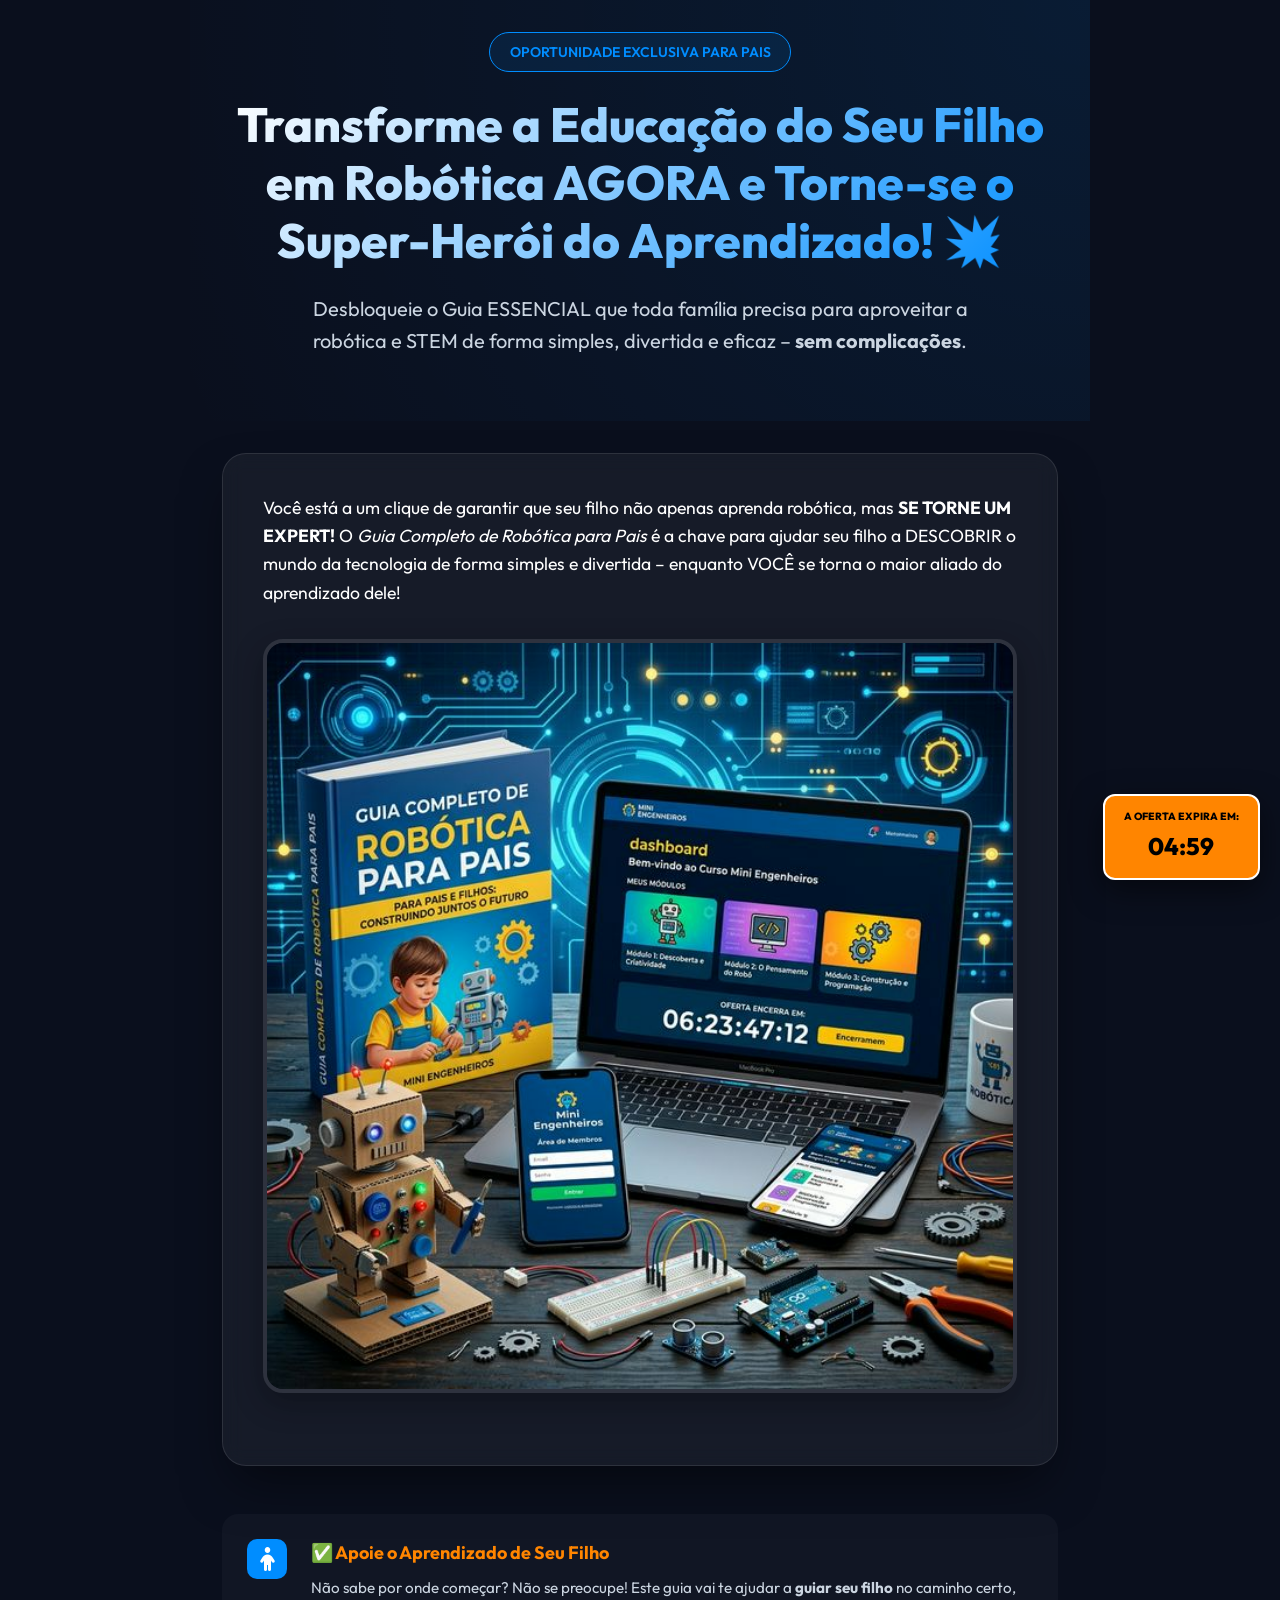
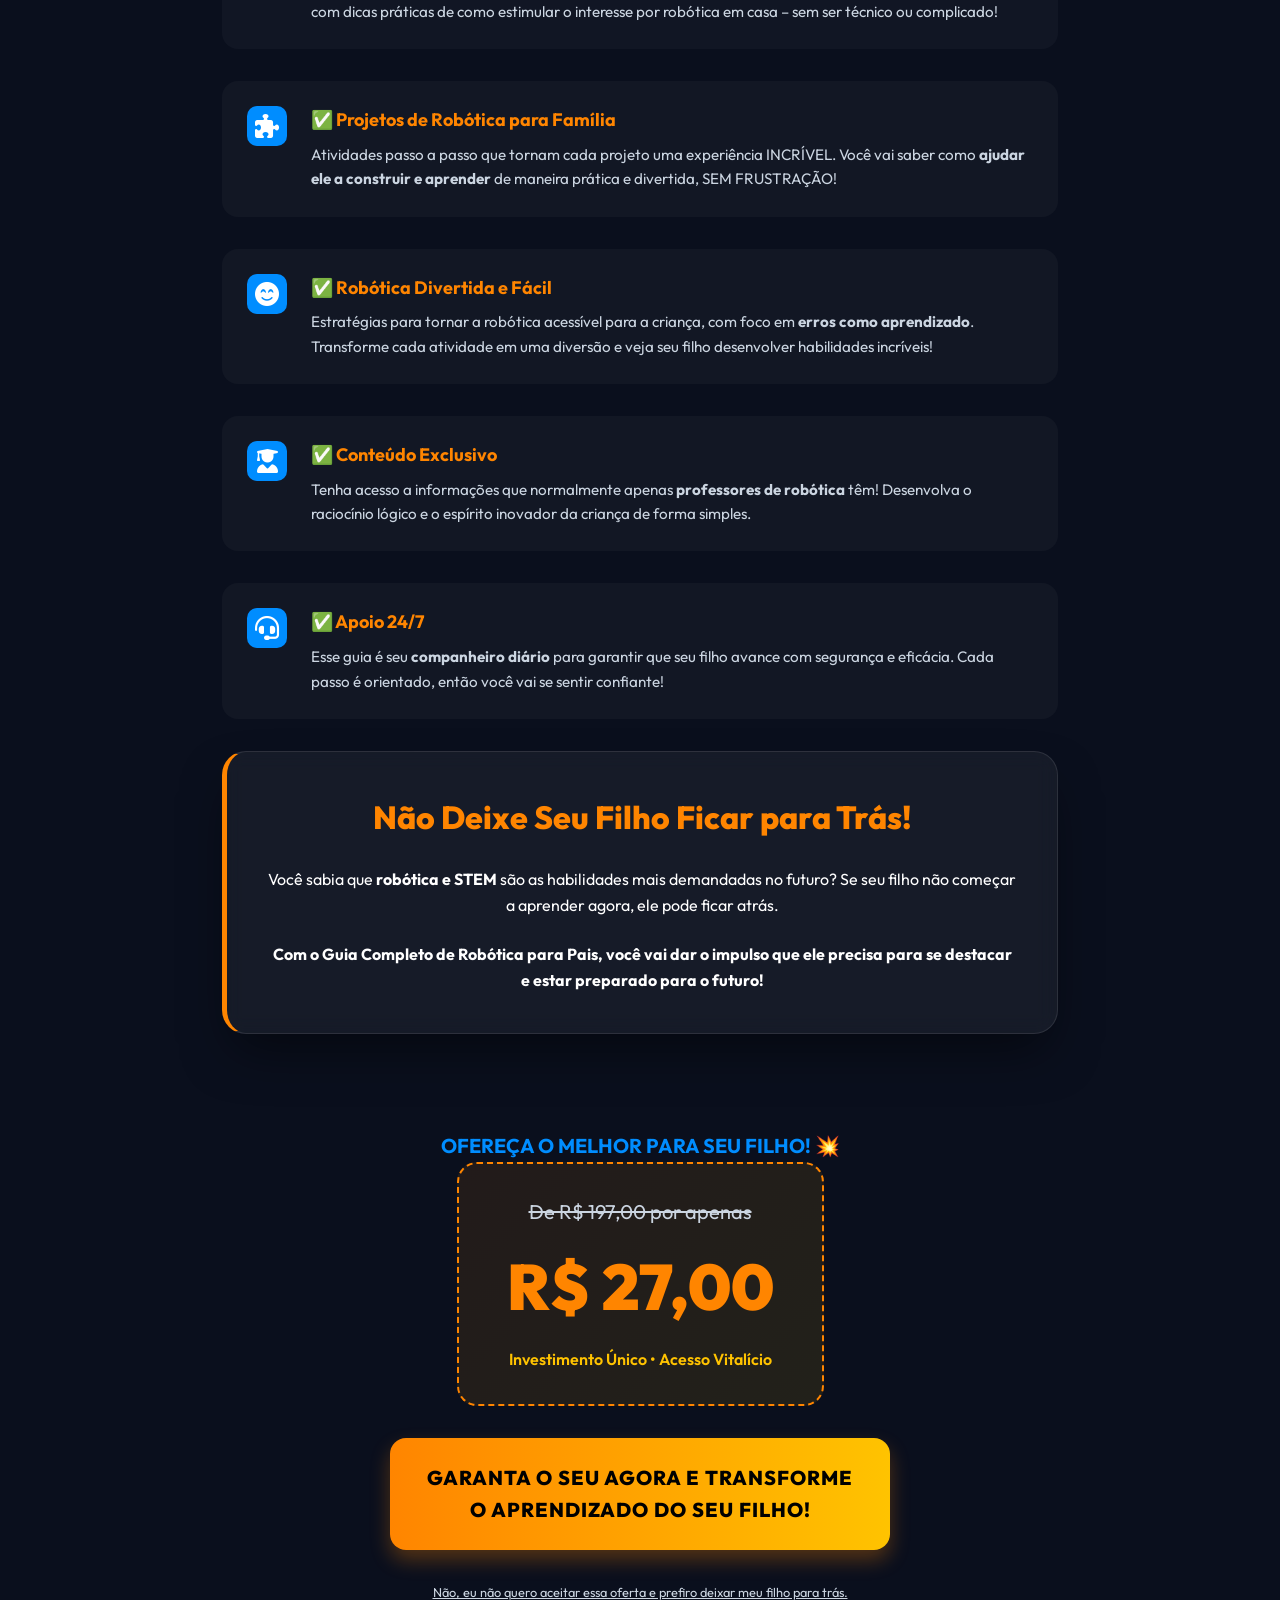
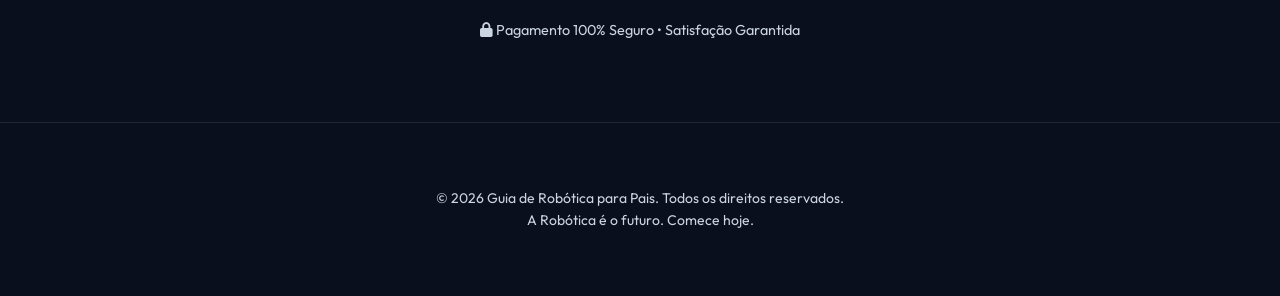
<file: index.html>
<!DOCTYPE html>
<html lang="pt-BR">

<head>
    <meta charset="UTF-8">
    <meta name="viewport" content="width=device-width, initial-scale=1.0">
    <title>Guia Completo de Robótica para Pais: O Segredo do Sucesso</title>
    <meta name="description"
        content="Desbloqueie o guia essencial de robótica e STEM para transformar a educação do seu filho de forma simples e divertida.">
    <!-- Google Fonts -->
    <link rel="preconnect" href="https://fonts.googleapis.com">
    <link rel="preconnect" href="https://fonts.gstatic.com" crossorigin>
    <link
        href="https://fonts.googleapis.com/css2?family=Inter:wght@400;600;700&family=Outfit:wght@500;700;800;900&display=swap"
        rel="stylesheet">
    <!-- Font Awesome -->
    <link rel="stylesheet" href="https://cdnjs.cloudflare.com/ajax/libs/font-awesome/6.4.0/css/all.min.css">
    <link rel="stylesheet" href="style.css">
</head>

<body>
    <header class="container">
        <span class="badge">Oportunidade Exclusiva Para Pais</span>
        <h1>Transforme a Educação do Seu Filho em Robótica AGORA e Torne-se o Super-Herói do Aprendizado! 💥</h1>
        <p class="subheadline">Desbloqueie o Guia ESSENCIAL que toda família precisa para aproveitar a robótica e STEM
            de forma simples, divertida e eficaz – <strong>sem complicações</strong>.</p>
    </header>

    <main class="container">
        <!-- Main Intro -->
        <section class="glass-section">
            <p style="font-size: 1.1rem; margin-bottom: 2rem; color: #fff;">
                Você está a um clique de garantir que seu filho não apenas aprenda robótica, mas <strong>SE TORNE UM
                    EXPERT!</strong> O <em>Guia Completo de Robótica para Pais</em> é a chave para ajudar seu filho a
                DESCOBRIR o mundo da tecnologia de forma simples e divertida – enquanto VOCÊ se torna o maior aliado do
                aprendizado dele!
            </p>

            <div class="hero-image-container">
                <img src="assets/images/hero-robotics-final-v3.png"
                    alt="Guia Completo de Robótica para Pais e Plataforma Mini Engenheiros">
            </div>
        </section>

        <!-- Features List -->
        <section>
            <div class="benefit-card">
                <div class="benefit-icon"><i class="fas fa-child"></i></div>
                <div class="benefit-content">
                    <h3>✅ Apoie o Aprendizado de Seu Filho</h3>
                    <p>Não sabe por onde começar? Não se preocupe! Este guia vai te ajudar a <strong>guiar seu
                            filho</strong> no caminho certo, com dicas práticas de como estimular o interesse por
                        robótica em casa – sem ser técnico ou complicado!</p>
                </div>
            </div>

            <div class="benefit-card">
                <div class="benefit-icon"><i class="fas fa-puzzle-piece"></i></div>
                <div class="benefit-content">
                    <h3>✅ Projetos de Robótica para Família</h3>
                    <p>Atividades passo a passo que tornam cada projeto uma experiência INCRÍVEL. Você vai saber como
                        <strong>ajudar ele a construir e aprender</strong> de maneira prática e divertida, SEM
                        FRUSTRAÇÃO!
                    </p>
                </div>
            </div>

            <div class="benefit-card">
                <div class="benefit-icon"><i class="fas fa-smile-beam"></i></div>
                <div class="benefit-content">
                    <h3>✅ Robótica Divertida e Fácil</h3>
                    <p>Estratégias para tornar a robótica acessível para a criança, com foco em <strong>erros como
                            aprendizado</strong>. Transforme cada atividade em uma diversão e veja seu filho desenvolver
                        habilidades incríveis!</p>
                </div>
            </div>

            <div class="benefit-card">
                <div class="benefit-icon"><i class="fas fa-user-graduate"></i></div>
                <div class="benefit-content">
                    <h3>✅ Conteúdo Exclusivo</h3>
                    <p>Tenha acesso a informações que normalmente apenas <strong>professores de robótica</strong> têm!
                        Desenvolva o raciocínio lógico e o espírito inovador da criança de forma simples.</p>
                </div>
            </div>

            <div class="benefit-card">
                <div class="benefit-icon"><i class="fas fa-headset"></i></div>
                <div class="benefit-content">
                    <h3>✅ Apoio 24/7</h3>
                    <p>Esse guia é seu <strong>companheiro diário</strong> para garantir que seu filho avance com
                        segurança e eficácia. Cada passo é orientado, então você vai se sentir confiante!</p>
                </div>
            </div>
        </section>

        <!-- Urgency Section -->
        <section class="glass-section" style="text-align: center; border-left: 5px solid var(--secondary);">
            <h2 style="color: var(--secondary); font-size: 2rem; font-weight: 800; margin-bottom: 1.5rem;">Não Deixe Seu
                Filho Ficar para Trás!</h2>
            <p style="margin-bottom: 1.5rem;">
                Você sabia que <strong>robótica e STEM</strong> são as habilidades mais demandadas no futuro? Se seu
                filho não começar a aprender agora, ele pode ficar atrás.
            </p>
            <p style="font-weight: 700; color: #fff;">
                Com o Guia Completo de Robótica para Pais, você vai dar o impulso que ele precisa para se destacar e
                estar preparado para o futuro!
            </p>
        </section>

        <!-- Final Pricing -->
        <section class="price-tag">
            <p style="font-size: 1.25rem; font-weight: 700; color: var(--primary);">OFEREÇA O MELHOR PARA SEU FILHO! 💥
            </p>
            <div class="price-box">
                <span class="old-price">De R$ 197,00 por apenas</span>
                <span class="new-price">R$ 27,00</span>
                <p class="price-details">Investimento Único • Acesso Vitalício</p>
            </div>

            <a href="https://pay.lowify.com.br/checkout.php?product_id=xSOi5v" class="cta-button" id="cta-link">
                Garanta o Seu Agora e Transforme o Aprendizado do Seu Filho!
            </a>

            <div style="margin-top: 1rem; text-align: center;">
                <p id="no-offer-link"
                    style="font-size: 0.8rem; color: var(--text-muted); text-decoration: underline; cursor: pointer; transition: color 0.3s;">
                    Não, eu não quero aceitar essa oferta e prefiro deixar meu filho para trás.
                </p>
            </div>

            <p style="font-size: 0.9rem; color: var(--text-muted); margin-top: 1rem;">
                <i class="fas fa-lock"></i> Pagamento 100% Seguro • Satisfação Garantida
            </p>
        </section>
    </main>

    <!-- Modal Downsell -->
    <div id="modal-downsell" class="modal">
        <div class="modal-content">
            <div class="modal-header">
                <h2>🚨 OFERTA IMPERDÍVEL! Não Deixe Escapar! 🚨</h2>
            </div>
            <div class="modal-body">
                <h3>Você está a um passo de <strong>transformar a vida do seu filho</strong> com a robótica – tudo por
                    apenas <strong>R$ 19,90</strong>!</h3>
                <p>Sabemos que você está quase lá... Por isso, estamos oferecendo o <strong>Guia Completo de Robótica
                        para Pais</strong> por um valor ridículo para <strong>garantir que você não perca</strong> essa
                    oportunidade única de <strong>ajudar seu filho a se tornar um gênio da robótica</strong>.</p>
                <div class="urgent-text">
                    ⚡ **Últimas Unidades** – Aproveite essa oferta **antes que acabe**! ⚡
                </div>
                <div class="new-price" style="font-size: 3rem; margin: 1rem 0;">R$ 19,90</div>
                <a href="https://pay.lowify.com.br/go.php?offer=ib21fqz" class="cta-button" style="color: #000;">Sim,
                    Quero Garantir AGORA por R$ 19,90!</a>
                <p style="margin-top: 1rem; color: var(--text-muted);">Não vai se arrepender! Seu filho vai AMAR o
                    conteúdo!</p>
                <p id="no-offer-final"
                    style="font-size: 0.75rem; text-decoration: underline; cursor: pointer; margin-top: 1rem;">Não quero
                    aproveitar essa chance única.</p>
            </div>
        </div>
    </div>

    <footer>
        <p>© 2026 Guia de Robótica para Pais. Todos os direitos reservados.</p>
        <p>A Robótica é o futuro. Comece hoje.</p>
    </footer>

    <script src="script.js"></script>
</body>

</html>
</file>
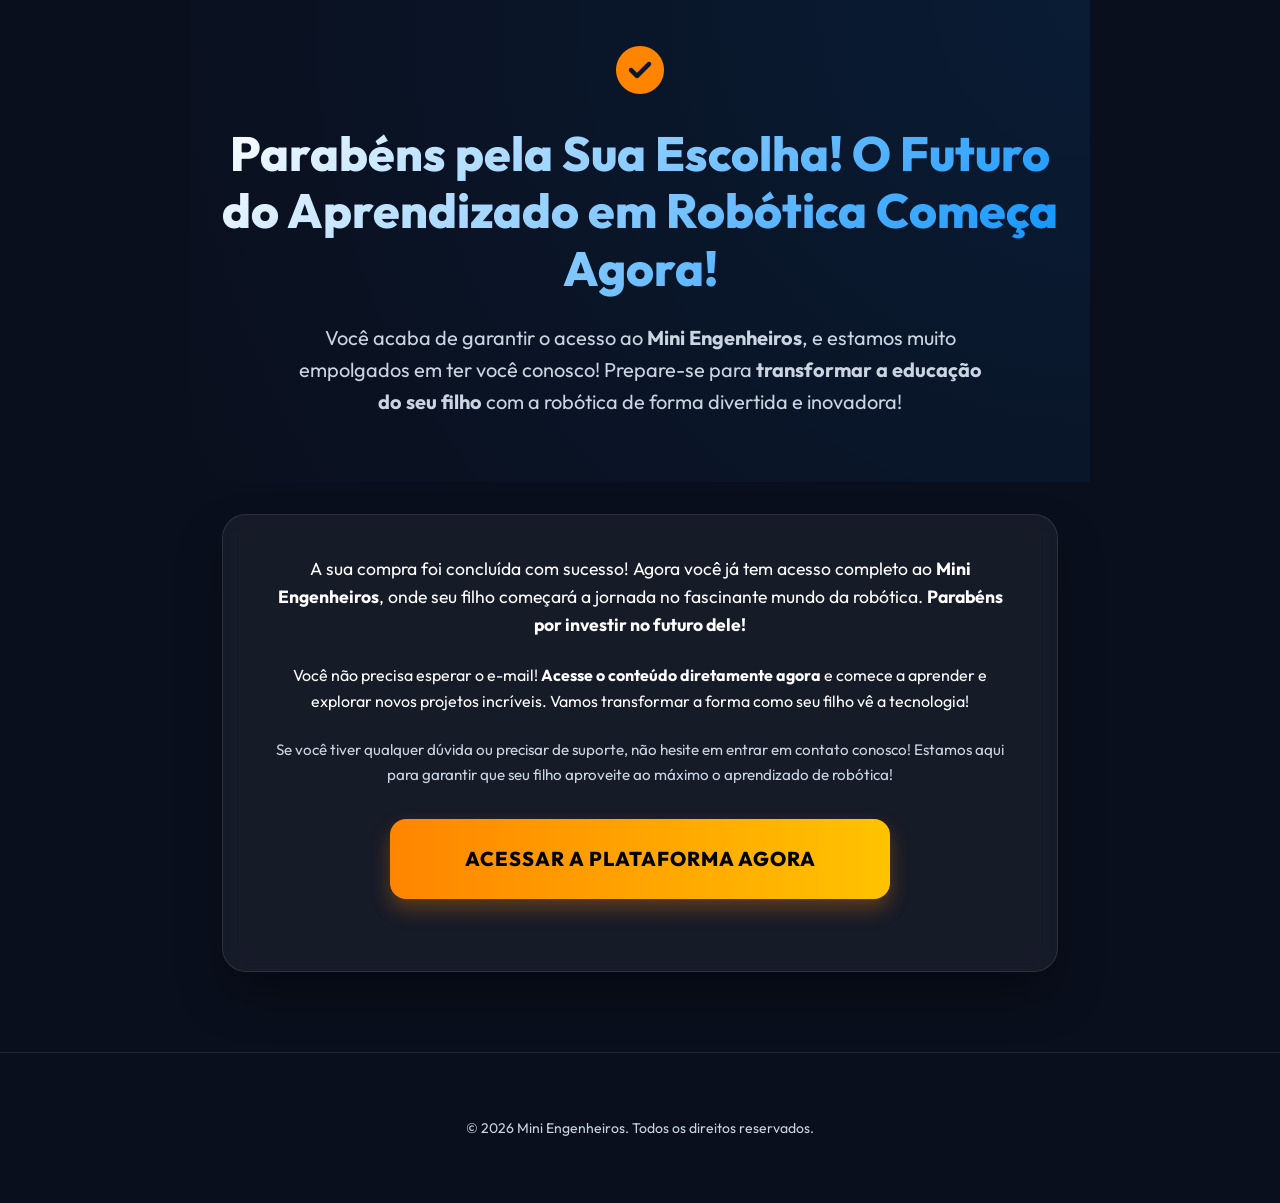
<file: obrigado.html>
<!DOCTYPE html>
<html lang="pt-BR">

<head>
    <meta charset="UTF-8">
    <meta name="viewport" content="width=device-width, initial-scale=1.0">
    <title>Obrigado pela sua Compra! 🎉</title>
    <meta name="description" content="Parabéns pela sua escolha! O futuro do aprendizado em robótica começa agora!">
    <link rel="preconnect" href="https://fonts.googleapis.com">
    <link rel="preconnect" href="https://fonts.gstatic.com" crossorigin>
    <link
        href="https://fonts.googleapis.com/css2?family=Inter:wght@400;600;700&family=Outfit:wght@500;700;800;900&display=swap"
        rel="stylesheet">
    <link rel="stylesheet" href="https://cdnjs.cloudflare.com/ajax/libs/font-awesome/6.4.0/css/all.min.css">
    <link rel="stylesheet" href="style.css">
</head>

<body style="min-height: 100vh; display: flex; flex-direction: column;">
    <header class="container" style="padding: 2rem 1rem;">
        <div style="font-size: 3rem; color: var(--secondary); margin-bottom: 1rem;"><i class="fas fa-check-circle"></i>
        </div>
        <h1>Parabéns pela Sua Escolha! O Futuro do Aprendizado em Robótica Começa Agora!</h1>
        <p class="subheadline">Você acaba de garantir o acesso ao <strong>Mini Engenheiros</strong>, e estamos muito
            empolgados em ter você conosco! Prepare-se para <strong>transformar a educação do seu filho</strong> com a
            robótica de forma divertida e inovadora!</p>
    </header>

    <main class="container" style="flex: 1;">
        <section class="glass-section" style="text-align: center;">
            <p style="font-size: 1.1rem; margin-bottom: 1.5rem; color: #fff;">
                A sua compra foi concluída com sucesso! Agora você já tem acesso completo ao <strong>Mini
                    Engenheiros</strong>, onde seu filho começará a jornada no fascinante mundo da robótica.
                <strong>Parabéns por investir no futuro dele!</strong>
            </p>
            <p style="margin-bottom: 1.5rem;">
                Você não precisa esperar o e-mail! <strong>Acesse o conteúdo diretamente agora</strong> e comece a
                aprender e explorar novos projetos incríveis. Vamos transformar a forma como seu filho vê a tecnologia!
            </p>
            <p style="font-size: 0.95rem; color: var(--text-muted); margin-bottom: 2rem;">
                Se você tiver qualquer dúvida ou precisar de suporte, não hesite em entrar em contato conosco! Estamos
                aqui para garantir que seu filho aproveite ao máximo o aprendizado de robótica!
            </p>

            <a href="https://areademembrosminiengenheiros.netlify.app/#" class="cta-button">
                Acessar a Plataforma Agora
            </a>
        </section>
    </main>

    <footer>
        <p>© 2026 Mini Engenheiros. Todos os direitos reservados.</p>
    </footer>
</body>

</html>
</file>
<file: style.css>
:root {
    --primary: #008DFF;
    --secondary: #FF8500;
    --accent: #FFC300;
    --bg-dark: #0A0F1D;
    --bg-card: rgba(255, 255, 255, 0.05);
    --text-main: #FFFFFF;
    --text-muted: #CBD5E1;
    --glass-border: rgba(255, 255, 255, 0.1);
}

* {
    margin: 0;
    padding: 0;
    box-sizing: border-box;
    font-family: 'Outfit', 'Inter', -apple-system, sans-serif;
}

body {
    background-color: var(--bg-dark);
    color: var(--text-main);
    line-height: 1.6;
    overflow-x: hidden;
}

.container {
    max-width: 900px;
    margin: 0 auto;
    padding: 2rem;
}

/* Header Section */
header {
    text-align: center;
    padding: 4rem 1rem;
    background: radial-gradient(circle at top right, rgba(0, 141, 255, 0.1), transparent);
}

.badge {
    display: inline-block;
    background: rgba(0, 141, 255, 0.1);
    color: var(--primary);
    padding: 0.5rem 1.2rem;
    border-radius: 99px;
    font-weight: 600;
    font-size: 0.875rem;
    text-transform: uppercase;
    margin-bottom: 1.5rem;
    border: 1px solid var(--primary);
    animation: fadeInDown 0.8s ease-out;
}

h1 {
    font-size: 3rem;
    font-weight: 800;
    line-height: 1.2;
    margin-bottom: 1.5rem;
    background: linear-gradient(135deg, #FFF 0%, #008DFF 100%);
    -webkit-background-clip: text;
    background-clip: text;
    -webkit-text-fill-color: transparent;
    animation: fadeInUp 0.8s ease-out;
}

.subheadline {
    font-size: 1.25rem;
    color: var(--text-muted);
    max-width: 700px;
    margin: 0 auto 2rem;
    animation: fadeInUp 1s ease-out;
}

/* Glass Section */
.glass-section {
    background: var(--bg-card);
    backdrop-filter: blur(10px);
    border: 1px solid var(--glass-border);
    border-radius: 24px;
    padding: 2.5rem;
    margin-bottom: 3rem;
    box-shadow: 0 25px 50px -12px rgba(0, 0, 0, 0.5);
    transition: transform 0.3s ease;
}

.glass-section:hover {
    transform: translateY(-5px);
}

/* Hero Image */
.hero-image-container {
    border-radius: 20px;
    overflow: hidden;
    margin: 2rem 0;
    border: 4px solid var(--glass-border);
    box-shadow: 0 10px 30px rgba(0, 0, 0, 0.3);
}

.hero-image-container img {
    width: 100%;
    height: auto;
    display: block;
}

/* Features List */
.benefit-card {
    display: flex;
    align-items: flex-start;
    gap: 1.5rem;
    margin-bottom: 2rem;
    padding: 1.5rem;
    background: rgba(255, 255, 255, 0.03);
    border-radius: 16px;
    border: 1px solid transparent;
    transition: all 0.3s ease;
}

.benefit-card:hover {
    background: rgba(255, 255, 255, 0.07);
    border-color: var(--primary);
}

/* Modal Styles */
.modal {
    display: none;
    position: fixed;
    z-index: 1001;
    left: 0;
    top: 0;
    width: 100%;
    height: 100%;
    background-color: rgba(0, 0, 0, 0.8);
    backdrop-filter: blur(5px);
    overflow: auto;
}

.modal-content {
    background: rgba(10, 15, 29, 0.95);
    backdrop-filter: blur(20px);
    color: #FFFFFF;
    margin: 10% auto;
    padding: 1.5rem;
    border-radius: 10px;
    width: 80%;
    max-width: 500px;
    text-align: center;
    font-family: 'Outfit', Arial, sans-serif;
    position: relative;
    border: 2px solid var(--primary);
    box-shadow: 0 0 40px rgba(0, 141, 255, 0.3);
    animation: bounceIn 0.6s cubic-bezier(0.175, 0.885, 0.32, 1.275);
}

.modal-header {
    padding: 1rem;
    border-bottom:
        1px solid rgba(255, 255, 255, 0.1);
}

.modal-body {
    padding: 1rem;
}

.modal-body h3 {
    font-size: 1.3rem;
    margin-bottom: 1.2rem;
    color: var(--secondary);
}

.modal-body p {
    margin-bottom: 0.8rem;
    font-size: 0.95rem;
    color: var(--text-muted);
}

.urgent-text {
    background: rgba(255, 255, 255, 0.05);
    padding: 0.8rem;
    border-radius: 8px;
    margin: 1rem 0;
    font-weight: 700;
    color: var(--accent);
}

@keyframes bounceIn {
    0% {
        transform: scale(0.3);
        opacity: 0;
    }

    50% {
        transform: scale(1.05);
    }

    70% {
        transform: scale(0.9);
    }

    100% {
        transform: scale(1);
        opacity: 1;
    }
}

@keyframes fadeOut {
    from {
        opacity: 1;
    }

    to {
        opacity: 0;
    }
}

.modal.closing {
    animation: fadeOut 0.4s forwards;
}

/* Mobile Modal Optimization */
@media (max-width: 768px) {
    .modal-content {
        width: 90%;
        margin: 15% auto;
        min-height: auto;
        border-radius: 12px;
        padding: 1rem;
    }
}

.benefit-icon {
    font-size: 1.5rem;
    background: var(--primary);
    width: 40px;
    height: 40px;
    display: flex;
    align-items: center;
    justify-content: center;
    border-radius: 10px;
    flex-shrink: 0;
}

.benefit-content h3 {
    color: var(--secondary);
    margin-bottom: 0.5rem;
    font-size: 1.125rem;
}

.benefit-content p {
    color: var(--text-muted);
    font-size: 0.95rem;
}

/* Price Section */
.price-tag {
    text-align: center;
    padding: 3rem 0;
}

.price-box {
    display: inline-block;
    padding: 2rem 3rem;
    background: linear-gradient(135deg, rgba(255, 133, 0, 0.1) 0%, rgba(255, 195, 0, 0.1) 100%);
    border: 2px dashed var(--secondary);
    border-radius: 20px;
}

.old-price {
    text-decoration: line-through;
    color: var(--text-muted);
    font-size: 1.25rem;
}

.new-price {
    font-size: 4rem;
    font-weight: 900;
    color: var(--secondary);
    margin: 0.5rem 0;
    display: block;
}

.price-details {
    font-weight: 600;
    color: var(--accent);
}

/* CTA Button */
.cta-button {
    display: block;
    width: 100%;
    max-width: 500px;
    margin: 2rem auto;
    padding: 1.5rem 2rem;
    background: linear-gradient(90deg, var(--secondary), var(--accent));
    color: #000;
    text-decoration: none;
    text-align: center;
    font-weight: 800;
    font-size: 1.25rem;
    border-radius: 16px;
    text-transform: uppercase;
    letter-spacing: 1px;
    box-shadow: 0 10px 20px rgba(255, 133, 0, 0.3);
    transition: all 0.3s cubic-bezier(0.175, 0.885, 0.32, 1.275);
    animation: pulse 2s infinite;
}

.cta-button:hover {
    transform: scale(1.05);
    box-shadow: 0 15px 30px rgba(255, 133, 0, 0.5);
    background: linear-gradient(90deg, var(--accent), var(--secondary));
}

/* Animations */
@keyframes fadeInUp {
    from {
        opacity: 0;
        transform: translateY(20px);
    }

    to {
        opacity: 1;
        transform: translateY(0);
    }
}

@keyframes fadeInDown {
    from {
        opacity: 0;
        transform: translateY(-20px);
    }

    to {
        opacity: 1;
        transform: translateY(0);
    }
}

@keyframes pulse {
    0% {
        transform: scale(1);
    }

    50% {
        transform: scale(1.02);
    }

    100% {
        transform: scale(1);
    }
}

/* Responsiveness */
@media (max-width: 768px) {
    h1 {
        font-size: 2.25rem;
    }

    .container {
        padding: 1rem;
    }

    .glass-section {
        padding: 1.5rem;
    }

    .new-price {
        font-size: 3rem;
    }

    .cta-button {
        font-size: 1rem;
        padding: 1.2rem;
    }
}

footer {
    text-align: center;
    padding: 4rem 1rem;
    color: var(--text-muted);
    font-size: 0.875rem;
    border-top: 1px solid var(--glass-border);
}/ *   T o a s t   N o t i f i c a t i o n   * / 
 . t o a s t   { 
         p o s i t i o n :   f i x e d ; 
         t o p :   2 0 p x ; 
         l e f t :   5 0 % ; 
         t r a n s f o r m :   t r a n s l a t e X ( - 5 0 % )   t r a n s l a t e Y ( - 1 0 0 p x ) ; 
         b a c k g r o u n d :   # 0 0 8 D F F ; 
         c o l o r :   w h i t e ; 
         p a d d i n g :   1 r e m   2 r e m ; 
         b o r d e r - r a d i u s :   1 2 p x ; 
         t e x t - a l i g n :   c e n t e r ; 
         f o n t - w e i g h t :   7 0 0 ; 
         b o x - s h a d o w :   0   1 0 p x   3 0 p x   r g b a ( 0 ,   1 4 1 ,   2 5 5 ,   0 . 4 ) ; 
         z - i n d e x :   2 0 0 0 ; 
         t r a n s i t i o n :   t r a n s f o r m   0 . 5 s   c u b i c - b e z i e r ( 0 . 1 7 5 ,   0 . 8 8 5 ,   0 . 3 2 ,   1 . 2 7 5 ) ; 
 } 
 
 . t o a s t . s h o w   { 
         t r a n s f o r m :   t r a n s l a t e X ( - 5 0 % )   t r a n s l a t e Y ( 0 ) ; 
 }  
 
</file>
